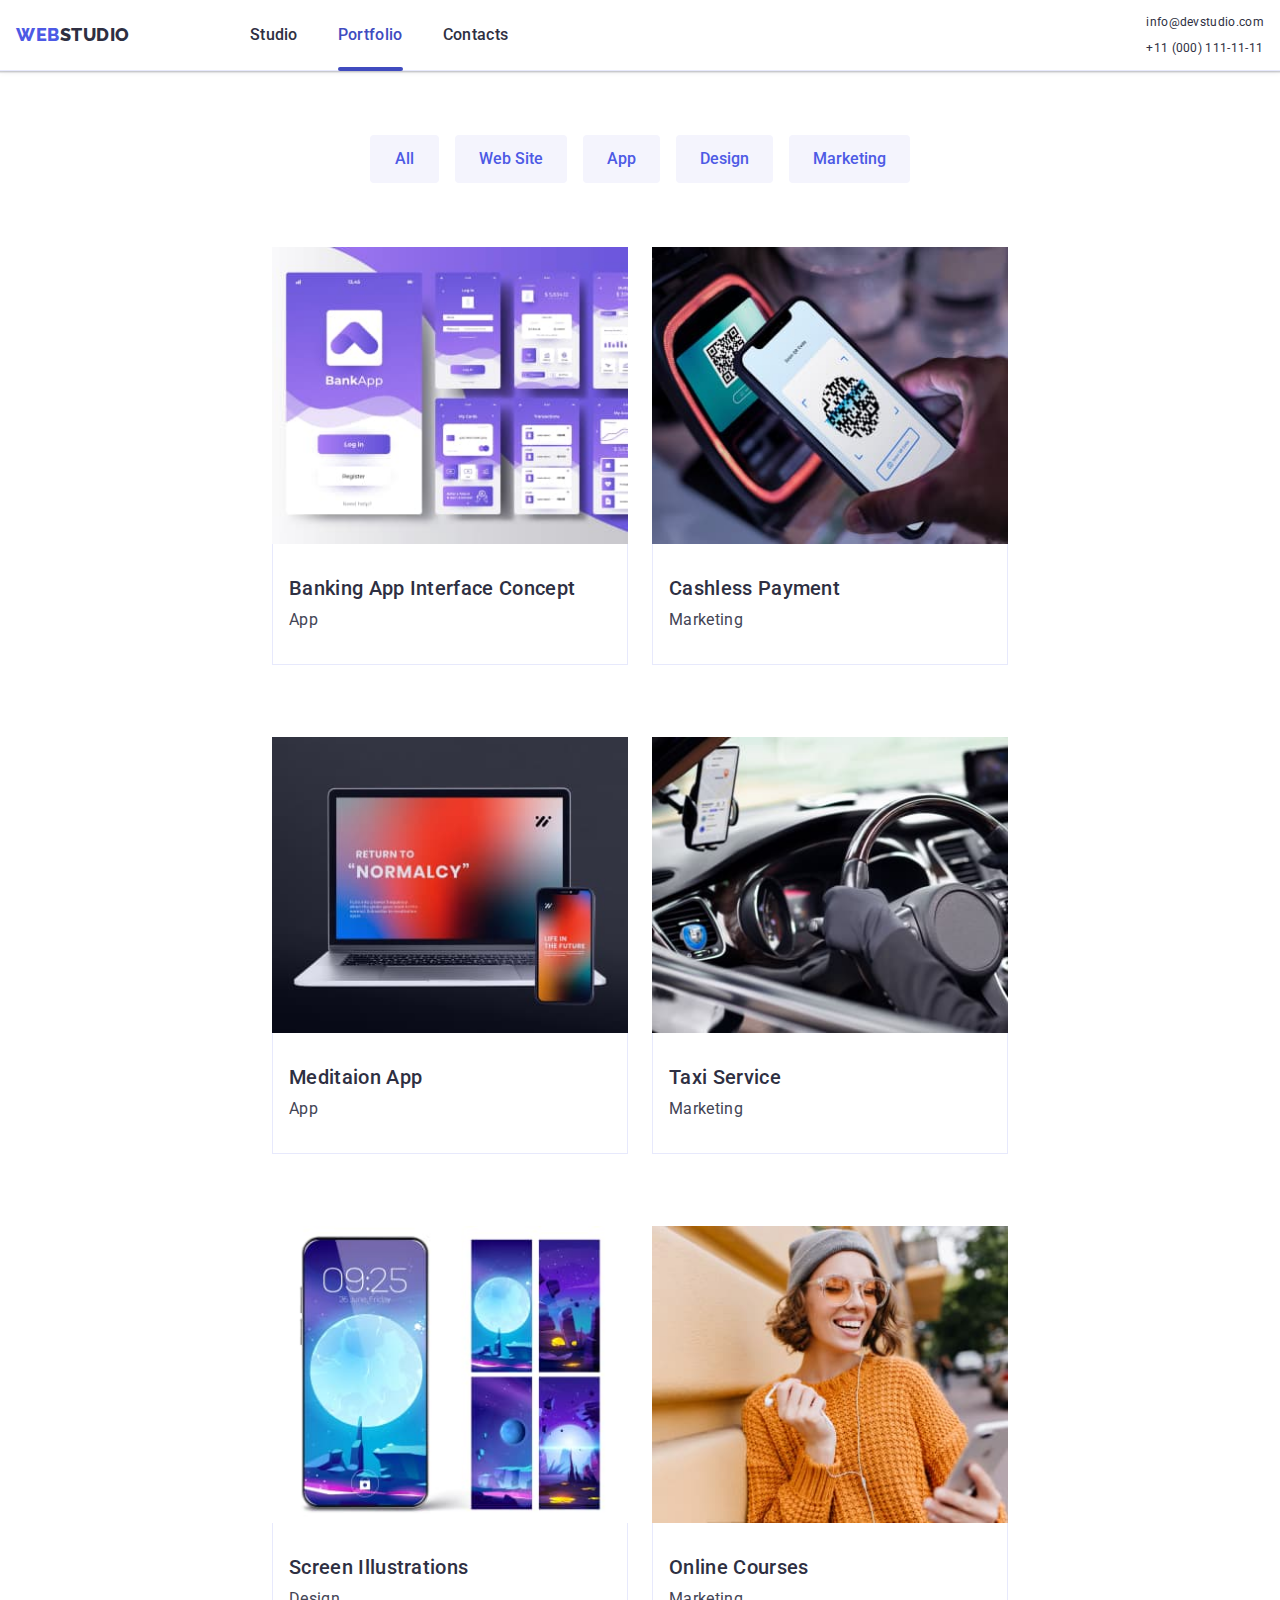
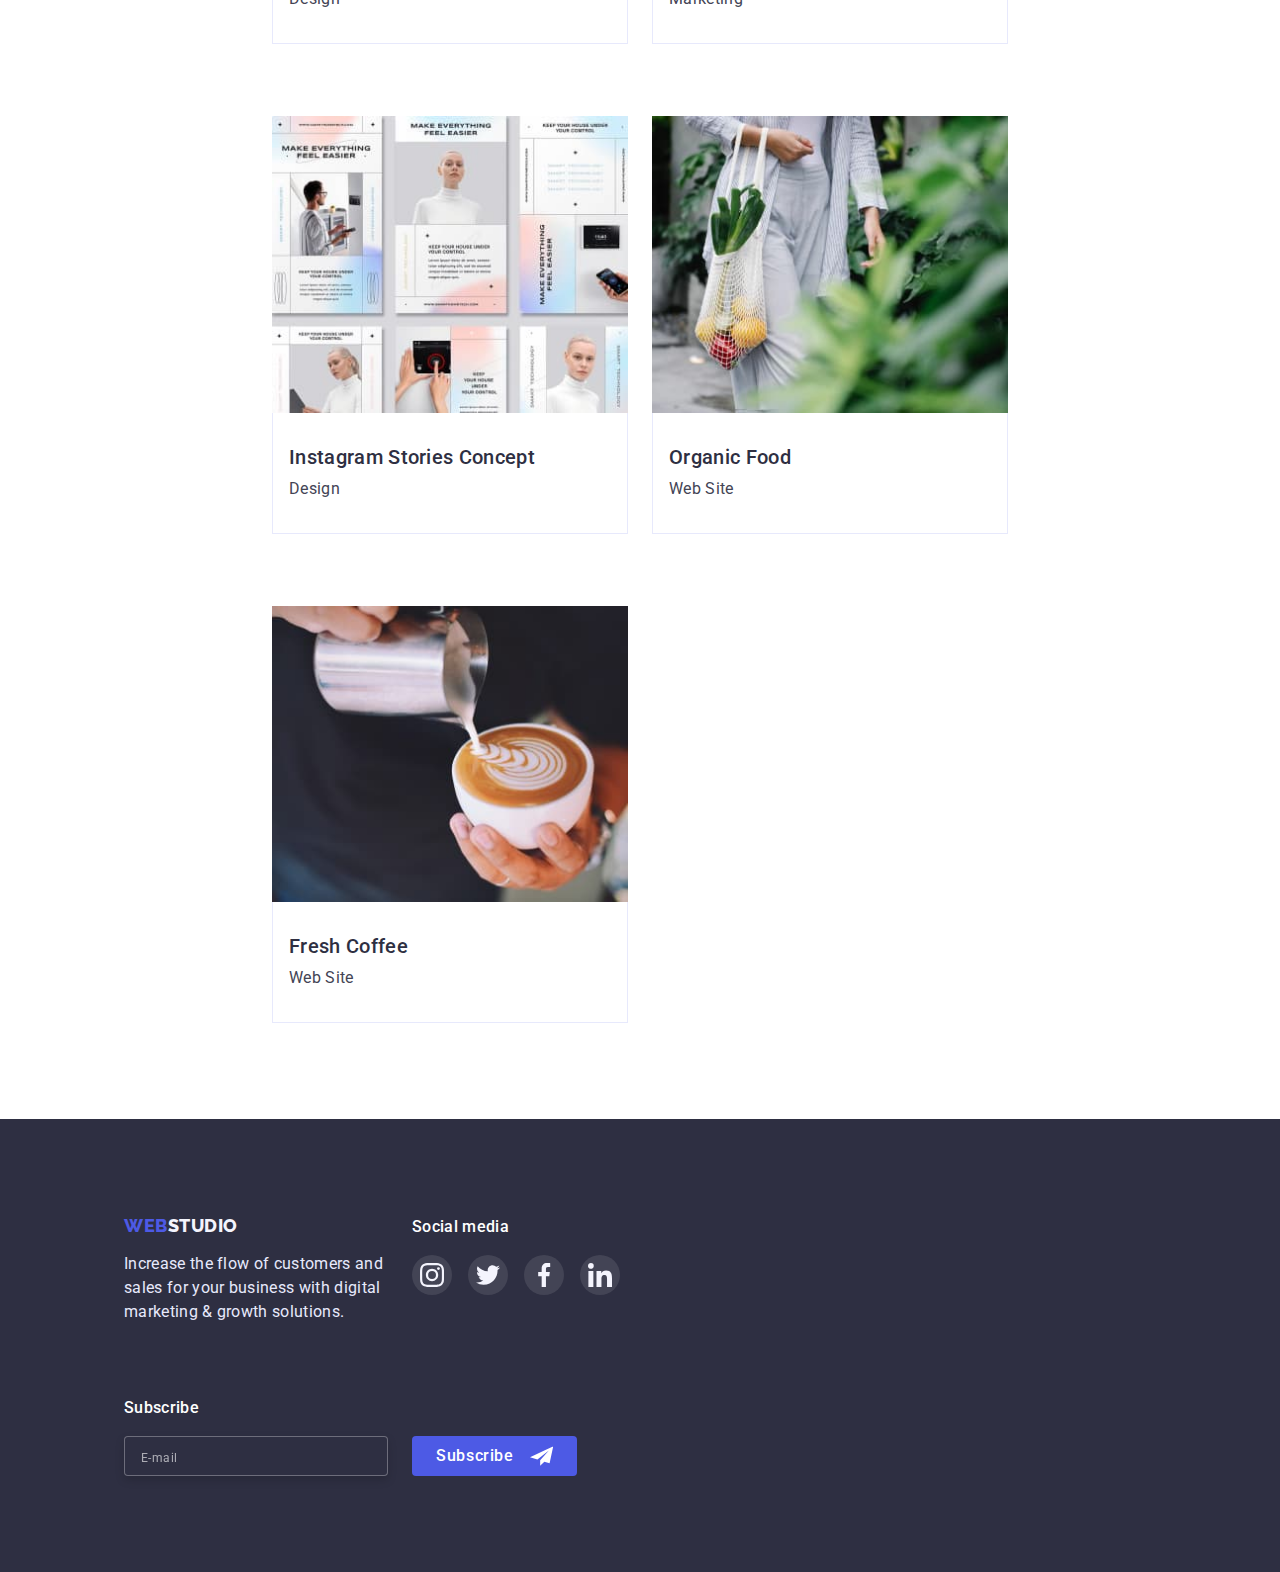
<file: portfolio.html>
<!DOCTYPE html>
<html lang="en">
<head>
    <meta charset="UTF-8">
    <meta http-equiv="X-UA-Compatible" content="IE=edge">
    <meta name="viewport" content="width=device-width, initial-scale=1.0">
    <title>Portfolio | WebStudio</title>
    <link rel="preconnect" href="https://fonts.googleapis.com">
    <link rel="preconnect" href="https://fonts.gstatic.com" crossorigin>
    <link href="https://fonts.googleapis.com/css2?family=Raleway:wght@700&family=Roboto:wght@400;500;700;900&display=swap" rel="stylesheet">
    <link rel="stylesheet" href="https://cdnjs.cloudflare.com/ajax/libs/modern-normalize/1.1.0/modern-normalize.min.css">
    <link rel="stylesheet" href="./css/styles.css">
    <link rel="stylesheet" href="./css/mobile.css">
    <link rel="stylesheet" href="./css/tablet.css">
    <link rel="stylesheet" href="./css/desktop.css">
</head>
<body>
    <header>
        <div class="container header">
            <nav class="site-nav">
                <a href="./index.html" class="logo link"><span class="logo-prefix">Web</span>Studio</a>
                <ul class="nav-options list">
                    <li class="nav-item"><a href="./index.html" class="link">Studio</a></li>
                    <li class="nav-item"><a href="./portfolio.html" class="current link">Portfolio</a></li>
                    <li class="nav-item"><a href="" class="link">Contacts</a></li>
                </ul>
            </nav>
            <ul class="contacts list">
                <li class="header-contact">
                    <a href="mailto:info@devstudio.com" class="link">info@devstudio.com</a>
                </li>
                <li class="header-contact">
                    <a href="tel:+380961111111" class="link">+11 (000) 111-11-11</a>
                </li>
            </ul>
        </div>
    </header>
    <main>
        <section class="portfolio-section">
            <div class="container">
                <h1 class="visually-hidden">Examples</h1>
                <ul class="filter list">
                    <li class="item">
                        <button type="button" class="filter-option"> All</button>
                    </li>
                    <li class="item">
                        <button type="button" class="filter-option">Web Site</button>
                    </li>
                    <li class="item">
                        <button type="button" class="filter-option">App</button>
                    </li>
                    <li class="item">
                        <button type="button" class="filter-option">Design</button>
                    </li>
                    <li class="item">
                        <button type="button" class="filter-option">Marketing</button>
                    </li>
                </ul>
                <ul class="projects list">
                    <li class="item">
                        <a href="#" class="link"> 
                            <div class="card-thumb">
                                <img src="./images/portfolio-page/portfolio-1.jpg" alt="App mockup" width="370"
                                height="294">
                                <div class="overlay">
                                    <p class="overlay-description">14 Stylish and User-Friendly App Design Concepts · Task Manager App · Calorie Tracker App · Exotic Fruit
                                        Ecommerce App ·
                                        Cloud Storage App
                                    </p>
                                </div>
                            </div>
                            <div class="card-content">
                                <h2 class="project-name">Banking App Interface Concept</h2>
                                <p class="project-type">App</p>
                            </div>
                        </a>
                    </li>
                    <li class="item">
                        <a href="#" class="link">
                            <div class="card-thumb">
                            <img src="./images/portfolio-page/portfolio-2.jpg" alt="Phone scanning QR code via Cashless Payment" width="360" height="300">
                             <div class="overlay">
                                    <p class="overlay-description">14 Stylish and User-Friendly App Design Concepts · Task Manager App · Calorie Tracker App · Exotic Fruit
                                        Ecommerce App ·
                                        Cloud Storage App
                                    </p>
                                </div>
                            </div>
                            <div class="card-content">
                                <h2 class="project-name">Cashless Payment</h2>
                                <p class="project-type">Marketing</p>
                            </div>
                        </a>
                    </li>
                    <li class="item">
                        <a href="#" class="link">
                            <div class="card-thumb">
                                <img src="./images/portfolio-page/portfolio-3.jpg" alt="Desktop and mobile view of the app" width="360" height="300">
                                 <div class="overlay">
                                    <p class="overlay-description">14 Stylish and User-Friendly App Design Concepts · Task Manager App · Calorie Tracker App · Exotic Fruit
                                        Ecommerce App ·
                                        Cloud Storage App
                                    </p>
                                </div>
                            </div>
                            <div class="card-content">
                                <h2 class="project-name">Meditaion App</h2>
                                <p class="project-type">App</p>
                            </div>
                        </a>
                    </li>
                    <li class="item">
                        <a href="#" class="link">
                            <div class="card-thumb">
                                <img src="./images/portfolio-page/portfolio-4.jpg" alt="Taxi driver using mobile app" width="360" height="300">
                                 <div class="overlay">
                                    <p class="overlay-description">14 Stylish and User-Friendly App Design Concepts · Task Manager App · Calorie Tracker App · Exotic Fruit
                                        Ecommerce App ·
                                        Cloud Storage App
                                    </p>
                                </div>
                            </div>
                            <div class="card-content">
                                <h2 class="project-name">Taxi Service</h2>
                                <p class="project-type">Marketing</p>
                            </div>
                        </a>
                    </li>
                    <li class="item">
                        <a href="#" class="link">
                            <div class="card-thumb">
                                <img src="./images/portfolio-page/portfolio-5.jpg" alt="Design of phone screen illustrations" width="360" height="300">
                                 <div class="overlay">
                                    <p class="overlay-description">14 Stylish and User-Friendly App Design Concepts · Task Manager App · Calorie Tracker App · Exotic Fruit
                                        Ecommerce App ·
                                        Cloud Storage App
                                    </p>
                                </div>
                            </div>
                            <div class="card-content">
                                <h2 class="project-name">Screen Illustrations</h2>
                                <p class="project-type">Design</p>
                            </div>
                        </a>
                    </li>
                    <li class="item">
                        <a href="#" class="link">
                            <div class="card-thumb">
                                <img src="./images/portfolio-page/portfolio-6.jpg" alt="A girl taking online course on the go" width="360" height="300">
                                 <div class="overlay">
                                    <p class="overlay-description">14 Stylish and User-Friendly App Design Concepts · Task Manager App · Calorie Tracker App · Exotic Fruit
                                        Ecommerce App ·
                                        Cloud Storage App
                                    </p>
                                </div>
                            </div>
                            <div class="card-content">
                                <h2 class="project-name">Online Courses</h2>
                                <p class="project-type">Marketing</p>
                            </div>
                        </a>
                    </li>
                    <li class="item">
                        <a href="#" class="link">
                            <div class="card-thumb">
                                <img src="./images/portfolio-page/portfolio-7.jpg" alt="Instagram stories mockup" width="360" height="300">
                                 <div class="overlay">
                                    <p class="overlay-description">14 Stylish and User-Friendly App Design Concepts · Task Manager App · Calorie Tracker App · Exotic Fruit
                                        Ecommerce App ·
                                        Cloud Storage App
                                    </p>
                                </div>
                            </div>
                            <div class="card-content">
                                <h2 class="project-name">Instagram Stories Concept</h2>
                                <p class="project-type">Design</p>
                            </div>
                        </a>
                    </li>
                    <li class="item">
                        <a href="#" class="link">
                            <div class="card-thumb">
                                <img src="./images/portfolio-page/portfolio-8.jpg" alt="Woman carrying fruits and vegetables" width="360" height="300">
                                 <div class="overlay">
                                    <p class="overlay-description">14 Stylish and User-Friendly App Design Concepts · Task Manager App · Calorie Tracker App · Exotic Fruit
                                        Ecommerce App ·
                                        Cloud Storage App
                                    </p>
                                </div>
                            </div>
                            <div class="card-content">
                                <h2 class="project-name">Organic Food</h2>
                                <p class="project-type">Web Site</p>
                            </div>
                        </a>
                    </li>
                    <li class="item">
                        <a href="#" class="link">
                            <div class="card-thumb">
                                <img src="./images/portfolio-page/portfolio-9.jpg" alt="Barista making coffee" width="360" height="300">
                                 <div class="overlay">
                                    <p class="overlay-description">14 Stylish and User-Friendly App Design Concepts · Task Manager App · Calorie Tracker App · Exotic Fruit
                                        Ecommerce App ·
                                        Cloud Storage App
                                    </p>
                                </div>
                            </div>
                            <div class="card-content">
                                <h2 class="project-name">Fresh Coffee</h2>
                                <p class="project-type">Web Site</p>
                            </div>
                        </a>
                    </li>
                </ul>
            </div>
        </section>
    </main>
    <footer class="footer">
        <div class="container">
            <div class="footer-info">
                <a href="./index.html" class="logo link"><span class="logo-prefix">Web</span>Studio</a>
                <p>Increase the flow of customers and sales for your business with digital marketing & growth solutions.</p>
            </div>
            <div class="join-networks">
                <p class="footer-heading">Social media</p>
                <ul class="list">
                    <li class="item">
                        <a href="/" class="link">
                            <svg class="icon" width="24" height="24">
                                <use href="./images/all-icons.svg#icon-instagram"></use>
                            </svg>
                        </a>
                    </li>
                    <li class="item">
                        <a href="/" class="link">
                            <svg class="icon" width="24" height="24">
                                <use href="./images/all-icons.svg#icon-twitter"></use>
                            </svg>
                        </a>
                    </li>
                    <li class="item">
                        <a href="/" class="link">
                            <svg class="icon" width="24" height="24">
                                <use href="./images/all-icons.svg#icon-facebook"></use>
                            </svg>
                        </a>
                    </li>
                    <li class="item">
                        <a href="/" class="link">
                            <svg class="icon" width="24" height="24">
                                <use href="./images/all-icons.svg#icon-linkedin"></use>
                            </svg>
                        </a>
                    </li>
                </ul>
            </div>
            <div class="newsletter">
                <p class="footer-heading">Subscribe</p>
                <form class="form">
                    <label for="footer-input" class="visually-hidden">Subscribe</label>
                    <input class="footer-input" type="email" name="email" placeholder="E-mail" id="footer-input">
                    <button class="subscribe-button" type="submit">
                        Subscribe
                        <svg width="24" height="24">
                            <use href="./images/all-icons.svg#telegram"></use>
                        </svg>
                    </button>
                </form>
            </div>
        </div>
    </footer>   
</body>
</html>
</file>
<file: css/styles.css>
:root {
    --standard-black: #000000;
    --primary-dark: #2E2F42;
    --secondary-text-color: #434455;
    --accent-color: #4D5AE5;
    --primary-white: #FFFFFF;
    --hero-ovrlay-color: rgba(46, 47, 66, 0.7);
    --backdrop: rgba(46, 47, 66, 0.4);
    --modal-background: #FCFCFC;
    --subtle: #E7E9FC;
    --transparent-white: rgba(255, 255, 255, 0.1);
    --icon-main: #8E8F99;
    --pressed-state: #404BBF;
    --light: #F4F4FD;
    --success: #31D0AA;
    --form-border: rgba(33, 33, 33, 0.2);
    --form-placeholder: rgba(117, 117, 117, 0.5);
    --footer-placeholder: rgba(255, 255, 255, 0.6);
    --footer-border: rgba(255, 255, 255, 0.3);

    --vertical-card-set-gap: 24px;

    --main-transition-dur-and-func: 250ms cubic-bezier(0.4, 0, 0.2, 1);
}

body {
    font-family: Roboto, sans-serif;
    letter-spacing: 0.02em;

    color: var(--primary-dark);
}

h1, h2, h3, p, ul, li {
    margin: 0px;
    padding: 0px;
}

button {
    border: none;
    border-radius: 4px;
}

img {
    display: block;
    max-width: 100%;
    height: auto;
}

.container {
    max-width: 100%;
    margin: 0 auto;
    padding: 0px 16px;    
}

.section {
    padding: 96px 0px; 
}

.section-heading {
    font-size: 36px;
    line-height: calc(40 / 36);
    text-align: center;
    margin-bottom: 72px;
    text-transform: capitalize;
}

.visually-hidden {
    position: absolute;
    white-space: nowrap;
    width: 1px;
    height: 1px;
    overflow: hidden;
    border: 0;
    padding: 0;
    clip: rect(0 0 0 0);
    clip-path: inset(50%);
    margin: -1px;
}

.list {
    list-style: none;
}

.link {
    text-decoration: none;

    color: inherit;
    transition: color var(--main-transition-dur-and-func);
}

.link:hover,
.link:focus {
    color: var(--pressed-state);
}

.close {
    position: absolute;
    top: 24px;
    right: 24px;

    display: flex;
    align-items: center;
    justify-content: center;
    width: 24px;
    height: 24px;

    border-radius: 50%;

    color: var(--standard-black);
    transition: background-color var(--main-transition-dur-and-func),
        border-color var(--main-transition-dur-and-func),
        color var(--main-transition-dur-and-func);
}

.close:hover,
.close:focus {
    color: var(--primary-white);
    background-color: var(--pressed-state);
    border-color: var(--pressed-state);
}

.is-hidden {
    visibility: hidden;
    pointer-events: none;
    opacity: 0;

    transition: opacity var(--main-transition-dur-and-func),
        visibility var(--main-transition-dur-and-func);
}

/* logo */

.logo {
    font-family: Raleway, sans-serif;
    font-weight: 800;
    font-size: 18px;
    line-height: calc(24 / 18);
    letter-spacing: 0.03em;
    text-transform: uppercase;
}

.site-nav .logo {
    color: var(--primary-dark)
}

.footer .logo {
    display: block;
    color: var(--light);
    line-height: calc(21 / 18);
}

.logo-prefix {
    color: var(--accent-color);
}

/* header */

header {
    border-bottom: 1px solid var(--subtle);
    box-shadow: 0px 2px 1px rgba(46, 47, 66, 0.08),
        0px 1px 1px rgba(46, 47, 66, 0.16),
        0px 1px 6px rgba(46, 47, 66, 0.08);
}

.header {
    display: flex;
    height: 70px;
    padding: 24px 16px;
    justify-content: space-between;
    align-items: center;
}

.nav-options,
.contacts {
    display: none;
}

.open-mob {
    display: flex;
    justify-content: center;
    align-items: center;
    padding: 0px;
    stroke: var(--primary-dark);
    background-color:transparent;
}

.mob-menu {
    position: fixed;
    top: 0;
    width: 100%;
    height: 100%;
    display: flex;
    flex-direction: column;
    padding: 80px 35px 40px 40px;

    background-color: var(--primary-white);
    overflow-y: auto;
}

.close-mob {
    border: 1px solid var(--subtle);

    background-color: transparent;
}

.mob-nav {
    display: flex;
    flex-direction: column;
    gap: 20px;
    margin-bottom: auto;
}

.mob-nav-item {
    font-weight: 700;
    font-size: 26px;
    line-height: calc(30 / 26);
    color: var(--primary-dark);
}

.current {
    color: var(--pressed-state);
}

.mob-header-tel {
    margin-bottom: 20px;

    font-weight: 700;
    font-size: 24px;
    line-height: calc(30 / 24);
    color: var(--accent-color);
}

.mob-header-mail {
    margin-bottom: 20px;

    font-weight: 500;
    font-size: 20px;
    line-height: calc(20 / 16);
    color: var(--secondary-text-color);
}

.mob-networks {
    display: flex;
    gap: 30px;
}

.mob-networks-item .link {
    width: 40px;
    height: 40px;
    display: flex;
    align-items: center;
    justify-content: center;

    color: var(--light);
    border-radius: 50%;
    background-color: var(--accent-color);
}

.mob-networks .icon {
    fill: currentColor;
}

/* hero */

.hero {
    margin: auto;
    padding: 90px 0px;

    background-color: var(--primary-dark);
    background-image: linear-gradient(to right,
            var(--hero-ovrlay-color),
            var(--hero-ovrlay-color)),
        url('../images/main-page/hero-mob-1x.jpg');
    background-repeat: no-repeat;
    background-size: cover;
}

@media (min-device-pixel-ratio: 2),
(min-resolution: 192dpi),
(min-resolution: 2dppx) {
    .hero {
        background-image: linear-gradient(to right,
                var(--hero-ovrlay-color),
                var(--hero-ovrlay-color)),
            url('../images/main-page/hero-mob-2x.jpg');
    }
}

.hero .container {
    text-align: center;
}

.hero-heading {
    margin: auto;
    margin-bottom: 72px;
    font-size: 30px;
    line-height: calc(36 / 30);
    max-width: 318px;

    color: var(--primary-white);
    text-transform: capitalize;
}

.hero-button {
    padding: 16px 32px;
    font-family: inherit;
    font-weight: 500;
    font-size: 16px;
    line-height: calc(24 / 16);
    align-items: center;
    text-align: center;
    letter-spacing: 0.04em;

    color: var(--primary-white);
    background-color: var(--accent-color);
    transition: background-color var(--main-transition-dur-and-func);
}

.hero-button:hover,
.hero-button:focus {
    background-color: var(--pressed-state);
}

/* advantages */

.advantages .list {
    display: flex;
    flex-wrap: wrap;
    gap: 72px;
}

.advantages .item {
    max-width: 356px;
    margin: auto;
}

.advantages-heading {
    margin-bottom: 8px;

    font-weight: 500;
    font-size: 36px;
    line-height: calc(40 / 36);
    text-align: center;

}

.advantages-text {
    font-weight: 500;
    font-size: 14px;
    line-height: calc(20 / 14);

    color: var(--secondary-text-color);
}

.advantages .icon-container {
    display: none;
}

/* what we do */

.what-we-do {
    display: none;
}

/* team */

.team {
    background-color: var(--light);
}

.team .container {
    max-width: 296px;
}

.team .list {
    display: flex;
    flex-wrap: wrap;
    gap: 72px;
    align-items: center;
}

.team-card {
    width: 264px;

    border-radius: 0px 0px 4px 4px;

    text-align: center;
    background-color: var(--primary-white);
    box-shadow: 0px 1px 6px rgba(46, 47, 66, 0.08), 0px 1px 1px rgba(46, 47, 66, 0.16), 0px 2px 1px rgba(46, 47, 66, 0.08);
}

.card-info {
    padding: 32px 16px;
}

.team-name {
    font-weight: 500;
    font-size: 20px;
    line-height: calc(24 / 20);
    margin-bottom: 8px;
}

.team-position {
    font-size: 16px;
    line-height: calc(24 / 16);
    margin-bottom: 8px;

    color: var(--secondary-text-color);
}

.social-networks .list {
    display: flex;
    flex-direction: row;
    gap: 24px;
}

.social-networks .link {
    width: 40px;
    height: 40px;
    display: flex;
    align-items: center;
    justify-content: center;

    color: var(--light);
    border-radius: 50%;
    background-color: var(--accent-color);
    transition: background-color var(--main-transition-dur-and-func);
}


.social-networks .icon {
    fill: currentColor;
}

.social-networks .link:hover,
.social-networks .link:focus {
    color: var(--light);
    background-color: var(--pressed-state);
}

/* clients */

.clients-container {
    max-width: 428px;
}

.clients {
    display: flex;
    justify-content: center;
    flex-wrap: wrap;
    gap: 72px 16px;
}

.clients .link {
    display: flex;
    justify-content: center;
    align-items: center;
    width: 190px;
    height: 88px;

    border: 1px solid var(--icon-main);
    border-radius: 4px;
    color: var(--icon-main);
    transition: border-color var(--main-transition-dur-and-func),
        color var(--main-transition-dur-and-func);
}

.clients .link:hover,
.clients .link:focus {
    border-color: var(--accent-color);
    color: var(--accent-color);
    outline-color: var(--accent-color);
}

.clients .icon {
    width: 110px;
    height: 56px;
    fill: currentColor;
}

/* projects */

.portfolio-section {
    padding: 48px 0px;
}

/* filters */

.filter {
    display: flex;
    flex-wrap: wrap;
    gap: 24px 16px;
    margin-bottom: 48px;
}

.filter-option {
    font-family: inherit;
    font-weight: 500;
    font-size: 16px;
    line-height: calc(24 / 16);
    padding: 8px 16px;
    min-width: 53px;

    color: var(--accent-color);
    background-color: var(--light);
    transition: color var(--main-transition-dur-and-func), background-color var(--main-transition-dur-and-func);
}

.filter-option:hover,
.filter-option:focus {
    color: var(--primary-white);
    background-color: var(--pressed-state);
}

/* project cards */

.projects {
    display: flex;
    flex-wrap: wrap;
    gap: 48px;
}

.card-content {
    padding: 32px 16px;
    border: 1px solid var(--subtle);
    border-top: 0px;
}

.project-name {
    margin-bottom: 8px;
    font-weight: 500;
    font-size: 20px;
    line-height: calc(24 / 20);
}

.project-type {
    font-size: 16px;
    line-height: calc(24 / 16);

    color: var(--secondary-text-color);
}

.projects .link {
    transition: box-shadow var(--main-transition-dur-and-func);
}

.projects .link:focus,
.projects .link:hover {
    display: block;

    color: inherit;
    box-shadow: 0px 1px 1px rgba(0, 0, 0, 0.12), 0px 4px 4px rgba(0, 0, 0, 0.06), 1px 4px 6px rgba(0, 0, 0, 0.16);
}

.overlay {
    display: none;
}

/* footer */

.footer {
    background-color: var(--primary-dark);
    padding: 96px 0px;
}

.footer .container {
    max-width: 350px;
    display: flex;
    flex-wrap: wrap;
    justify-content: center;
    gap: 72px;
}

.footer-info {
    display: flex;
    flex-wrap: wrap;
    max-width: 268px;
    margin:auto;
    justify-content: center;
    gap: 16px;

    font-size: 16px;
    line-height: calc(24 / 16);
    font-style: normal;
    color: var(--subtle);
}

.footer-heading {
    font-family: 'Roboto';
    font-size: 16px;
    font-weight: 500;
    line-height: calc(24 / 16);
    text-align: center;

    color: var(--primary-white);
}

.join-networks {
    display: flex;
    flex-direction: column;
    gap: 16px;
    margin: auto;
    justify-content: center;
}

.join-networks .list {
    display: flex;
    gap: 16px;
}

.join-networks .link {
    width: 40px;
    height: 40px;
    display: flex;
    align-items: center;
    justify-content: center;

    color: var(--light);
    border-radius: 50%;
    background: var(--transparent-white);
    transition: background-color var(--main-transition-dur-and-func);
}

.join-networks .icon {
    fill: currentColor;
}

.join-networks .link:hover,
.join-networks .link:focus {
    background-color: var(--success);
}

.newsletter {
   display: flex;
   flex-direction: column;
   gap: 16px;
}

.footer .form {
    display: flex;
    flex-direction: column;
    align-items: center;
    gap: 16px;
    margin: auto;
}


.footer-input {
    width: 290px;
    height: 40px;
    padding: 8px 16px;

    border: 1px solid var(--footer-border);
    border-radius: 4px;
    outline: none;

    background-color: var(--primary-dark);
    color: var(--light);
    filter: drop-shadow(0px 4px 4px rgba(0, 0, 0, 0.15));
    transition: border var(--main-transition-dur-and-func);
}

.footer-input::placeholder {
    font-size: 12px;
    line-height: calc(24 / 12);
    letter-spacing: 0.04em;
    color: var(--footer-placeholder);
}

.footer-input:focus {
    border: 1px solid var(--accent-color);
}

.subscribe-button {
    display: flex;
    justify-content: center;
    align-items: center;
    padding: 8px 24px;
    gap: 16px;
    max-width: 165px;

    font-weight: 500;
    font-size: 16px;
    line-height: calc(24 / 16);
    letter-spacing: 0.04em;
    color: var(--primary-white);
    background-color: var(--accent-color);
    border-radius: 4px;
    transition: background-color var(--main-transition-dur-and-func);
}

.subscribe-button:focus,
.subscribe-button:hover {
    background-color: var(--pressed-state);
}

/* backdrop and modal */

.backdrop {
    position: fixed;
    top: 0;
    left: 0;

    width: 100%;
    height: 100%;

    background-color: var(--backdrop);
    transition: opacity var(--main-transition-dur-and-func);
    overflow-y: auto;
}

.modal {
    position: absolute;
    top: 50%;
    left: 50%;
    transform: translate(-50%, -50%);

    max-width: 392px;
    width: 100%;
    min-height: 586px;
    padding: 72px 16px 24px 16px;

    border-radius: 4px;

    background-color: var(--modal-background);
    box-shadow: 0px 1px 1px rgba(0, 0, 0, 0.14), 0px 1px 3px rgba(0, 0, 0, 0.12), 0px 2px 1px rgba(0, 0, 0, 0.2);
   
}

.modal-close {
    border: 1px solid rgba(0, 0, 0, 0.1);
    border-radius: 50%;

    background-color: var(--subtle);
}

.modal .icon {
    fill: currentColor;
}

.modal-close:hover,
.modal-close:focus {
    color: var(--primary-white);
    background-color: var(--pressed-state);
    border-color: var(--pressed-state);
}

.modal-heading {
    margin-bottom: 16px;

    text-align: center;
    font-weight: 500;
    font-size: 16px;
    line-height: calc(24 / 16);
    color: var(--primary-dark);
}

.form-field {
    display: flex;
    flex-direction: column;
    width: 100%;

    margin-bottom: 8px;
}

.label-text {
    margin-bottom: 4px;

    font-size: 12px;
    line-height: calc(14 /12);
    letter-spacing: 0.01em;
    color: var(--icon-main);
}

.form-comment {
    margin-bottom: 18px;
}

.form-comment-area,
.form-input {
    max-width: 360px;
    width: 100%;
    height: 40px;
    padding: 8px 38px;

    border: 1px solid var(--form-border);
    border-radius: 4px;
    outline: none;
    transition: border-color var(--main-transition-dur-and-func);
}

.form-comment-area {
    resize: none;
    height: 120px;

    padding: 8px 16px;
}

.form-comment-area::placeholder {
    font-size: 12px;
    line-height: calc(14 / 12);
    letter-spacing: 0.04em;

    color: var(--form-placeholder);
}

.form-input:focus,
.form-comment-area:focus {
    border: 1px solid var(--accent-color);
}

.input-with-icon {
    position: relative;

}

.form-field .icon {
    position: absolute;
    top: 50%;
    left: 16px;

    transform: translateY(-50%);
    transition: fill var(--main-transition-dur-and-func);
}

.form-field:focus-within .icon {
    fill: var(--accent-color);
}

/* ==================Checkbox states=================*/

.checkbox-icon {
    width: 16px;
    height: 16px;
    display: flex;
    align-items: center;
    justify-content: center;

    border: 1.25px solid var(--primary-dark);
    border-radius: 2px;

    background-color: var(--primary-white);
    fill: transparent;
    transition: border var(--main-transition-dur-and-func),
        fill var(--main-transition-dur-and-func),
        background var(--main-transition-dur-and-func);
}

.checkbox:checked~.checkbox-icon {
    border: 1.25px solid var(--pressed-state);

    background-color: var(--pressed-state);
    fill: var(--light);
}

.checkbox:focus:checked~.checkbox-icon {
    border: 1.25px solid var(--pressed-state);

    background-color: var(--pressed-state);
    fill: var(--light);
}

.checkbox:focus~.checkbox-icon {
    border: 1.25px solid var(--pressed-state);

    fill: transparent;
}

.checkbox:disabled~.checkbox-icon {
    border: 1.25px solid var(--form-border);

    fill: transparent;
}

.checkbox:checked:disabled~.checkbox-icon {
    border: 1.25px solid var(--form-border);

    background-color: var(--form-border);
    fill: var(--light);
}

/*===================================================*/

.legal-agreement {
    display: flex;
    flex-direction: row;
    justify-items: center;

    margin-bottom: 24px;
}

.legal-agreement .label-text {
    margin-left: 8px;
}

.policy-link {
    color: var(--accent-color);
}

.modal-send {
    display: block;
    min-width: 169px;
    margin: auto;
    padding: 16px 32px;

    font-weight: 500;
    font-size: 16px;
    line-height: calc(24 / 16);
    letter-spacing: 0.04em;
    color: var(--primary-white);
    text-align: center;
    background-color: var(--accent-color);
    box-shadow: 0px 4px 4px rgba(0, 0, 0, 0.15);
    transition: background-color var(--main-transition-dur-and-func);
}

.modal-send:hover,
.modal-send:focus {
    background-color: var(--pressed-state);
}
</file>
<file: css/mobile.css>
@media screen and (min-width: 480px) {

    .container {
        max-width: 428px;
    }

    /* header */

    .header {
        max-width: 100%;
    }

    .mob-nav {
        gap: 40px;
    }

    .mob-nav-item {
        font-weight: 700;
        font-size: 36px;
        line-height: calc(40 / 36);
        color: var(--primary-dark);
    }

    .current {
        color: var(--pressed-state);
    }

    .mob-header-tel {
        margin-bottom: 40px;

        font-weight: 700;
        font-size: 36px;
        line-height: calc(40 / 36);
        color: var(--accent-color);
    }

    .mob-header-mail {
        margin-bottom: 48px;

        font-weight: 500;
        font-size: 20px;
        line-height: calc(24 / 20);
        color: var(--secondary-text-color);
    }

    .mob-networks {
        display: flex;
        gap: 56px;
    }

    .mob-networks-item .link {
        width: 40px;
        height: 40px;
        display: flex;
        align-items: center;
        justify-content: center;

        color: var(--light);
        border-radius: 50%;
        background-color: var(--accent-color);
    }

    /* hero */

    .hero {
        padding: 112px 0px;
    }

    .hero-heading {
        font-size: 36px;
        line-height: calc(40 / 36);
    }

    /* Advantages */

    .advantages-text {
        font-size: 16px;
        line-height: calc(24 / 16);
    }

    /* footer */

    .footer-input {
        width: 398px;
    }

    
}
</file>
<file: css/tablet.css>
@media screen and (min-width: 768px) {

    .container {
        max-width: 768px;
    }

    /* logo */

    .site-nav .logo {
        margin-right: 120px;
    }

    /* header */

    .container.header {
        max-width: 100%;
        justify-content: unset;
    }

    .open-mob,
    .mob-menu {
        display: none;
    }

    .header,
    .site-nav,
    .nav-options,
    .contacts {
        display: flex;
    }

    .header,
    .site-nav {
        align-items: center;
    }

    .site-nav {
        margin-right: auto;
    }

    .nav-item {
        font-weight: 500;
    }

    .nav-item .link {
        display: block;
        position: relative;

        padding-top: 24px;
        padding-bottom: 24px;
    }

    .nav-options {
        gap: 40px;
    }

    .contacts {
        flex-direction: column;
        gap: 12px;
    }

    .nav-item {
        font-size: 16px;
        line-height: calc(24 / 16);
    }

    .header-contact {
        font-size: 12px;
        line-height: calc(14 / 12);
    }

    .current {
        color: var(--pressed-state)
    }

    .current::after {
        display: block;
        position: absolute;
        content: "";

        left: 0;
        bottom: 0;
        width: 100%;

        height: 4px;
        border-radius: 2px;
        background-color: var(--pressed-state);
    }

    /* hero */

    .hero {
        background-image: linear-gradient(to right,
                var(--hero-ovrlay-color),
                var(--hero-ovrlay-color)),
            url('../images/main-page/hero-tab-1x.jpg');
    }

    @media (min-device-pixel-ratio: 2),
    (min-resolution: 192dpi),
    (min-resolution: 2dppx) {
        .hero {
        background-image: linear-gradient(to right,
                var(--hero-ovrlay-color),
                var(--hero-ovrlay-color)),
            url('../images/main-page/hero-tab-2x.jpg');
    }
    }

    .hero-heading {
        margin-bottom: 36px;
        font-size: 56px;
        line-height: calc(60 / 56);
        max-width: 494px;
    }

    /* advantages */

    .advantages .list {
        display: flex;
        flex-wrap: wrap;
        gap: 72px 24px;
    }

    .advantages .item {
        width: 356px;
        flex-basis: calc((100% - 24px) / 2);
    }

    .advantages-heading {
        font-size: 36px;
        line-height: calc(40 / 36);
        text-align: left;
    }

    .advantages-text {
        font-weight: 500;
        font-size: 16px;
        line-height: calc(24 / 16);

        color: var(--secondary-text-color);
    }

    .advantages .icon-container {
        display: none;
    }

   /* team */

   .team .container {
       max-width: 584px;
   }

   .team .list {
       gap: 72px 24px;
   }

   /* clients */

   .clients {
    gap: 72px 24px;
   }

   .clients .link {
       width: 168px;
   }

   .clients .icon {
       width: 104px;
       height: 56px;
       fill: currentColor;
   }

   /* projects */

   .portfolio-section {
       padding: 64px 0px 96px 0px;
   }

    /* filters */

    .filter {
        gap: 24px 16px;
        margin-bottom: 64px;
        justify-content: center;
    }

    .filter-option {
        padding: 12px 24px;
        min-width: 69px;

        transition: box-shadow var(--main-transition-dur-and-func);
    }

    .filter-option:hover,
    .filter-option:focus {
        box-shadow: 0px 3px 1px rgba(0, 0, 0, 0.1),
        0px 2px 1px rgba(0, 0, 0, 0.08),
        0px 2px 2px rgba(0, 0, 0, 0.12);    
    }

    /* project cards */

    .projects {
        gap: 72px 24px;
    }

    .projects .item {
        flex-basis: calc((100% - 24px) / 2);
    }

   /* footer */

   .footer .container {
        max-width: 584px;
        display: flex;
        flex-direction: row;
        flex-wrap: wrap;
        justify-content: left;
        gap: 72px 24px;
        margin: 0px 108px;
        padding: 0px 16px;
        
   }

   .footer-heading {
       text-align: left;
   }

   .footer-info {
       max-width: 264px;
       margin: 0px;
       justify-content: left;
   }

   .join-networks {
    margin: 0px;
    justify-content: left;
   }

   .newsletter {
    margin: 0px;
   }

   .footer .form {
       flex-direction: row;
       gap: 24px;
       margin: 0px;
   }

   .footer-input {
       width: 264px;
       margin: 0px;
   }

   /* modal */

   .modal {
        max-width: 408px;
        padding: 72px 24px 24px 24px;
   }



}
</file>
<file: css/desktop.css>
@media screen and (min-width: 1440px) {

    .container {
        max-width: 1160px;
    }

    .section {
        padding: 120px 0px;
    }

    /* header */

        .container.header {
            max-width: 1160px;
        }

    .contacts {
        flex-direction: row;
        gap: 40px;
    }

    .header-contact {
        font-size: 16px;
        line-height: calc(24 / 16);
    }

    /* hero */

    .hero {
        max-width: 1440px;

        background-image: linear-gradient(to right,
                var(--hero-ovrlay-color),
                var(--hero-ovrlay-color)),
            url('../images/main-page/hero-dsk-1x.jpg');
    }

    @media (min-device-pixel-ratio: 2),
    (min-resolution: 192dpi),
    (min-resolution: 2dppx) {
        .hero {
            background-image: linear-gradient(to right,
                    var(--hero-ovrlay-color),
                    var(--hero-ovrlay-color)),
                url('../images/main-page/hero-dsk-2x.jpg');
        }
    }

    .hero-heading {
        margin-bottom: 48px;
    }

    /* advantages */

    .advantages {
        padding-bottom: 0px;
    }

    .advantages .list {
        display: flex;
        gap: 24px;
    }


    .advantages .item {
        margin: 0;
        width: 264px;
        flex-basis: calc((100% - 3 * 24px) / 4);
    }

    .advantages-heading {
        font-weight: 500;
        font-size: 20px;
        line-height: calc(24 / 20);
        margin-bottom: 8px;
    }

    .advantages-text {
        font-weight: 400;
        font-size: 16px;
        line-height: calc(24 / 16);
    }

    .advantages .icon-container {
        display: flex;
        align-items: center;
        justify-content: center;
        width: 100%;
        height: 120px;
        border-radius: 4px;
        margin-bottom: 8px;

        background-color: var(--light);
    }

    /* what we do */

    .what-we-do {
        display: block;
    }

    .what-we-do .list {
        display: flex;
        gap: 24px;
    }
 
    .what-we-do .item {
        flex-basis: calc((100% - 2 * 24px) / 3);
    } 

    /* team */

    .team .container {
        max-width: 1160px;
        margin: auto;
    }

    /* projects */

    .portfolio-section {
        padding: 100px 156px 120px 156px;
    }

    /* filters */

    .filter {
        margin-bottom: 72px;
    }

    /* project cards */

    .projects {
        gap: 48px 24px;
    }

    .projects .item {
        flex-basis: calc((100% - 2 * var(--vertical-card-set-gap)) / 3);
    }

    .card-thumb {
        position: relative;
        overflow: hidden;
    }

    .overlay {
        display: unset;
        position: absolute;
        top: 0;
        left: 0;
        transform: translatey(101%);

        width: 100%;
        height: 100%;
        padding: 40px 32px;

        background-color: var(--accent-color);
        transition: var(--main-transition-dur-and-func);
    }

    .overlay-description {
        font-size: 16px;
        line-height: calc(24 / 16);
        color: var(--light);
    }

    .projects .link:hover .overlay,
    .projects .link:focus .overlay {
        transform: translatey(0);
    }

    /* footer */

    .footer {
        padding: 100px 0px;
    }

    .footer .container {
        max-width: 1160px;
        margin: auto;
        gap: 0px;
    }

    .footer-info {
        margin-right: 120px;
    }

    .join-networks {
        margin-right: 80px;
    }
    
    .footer .form {
        display: flex;
        flex-direction: row;
    }

    /* modal */
    
    .form-comment {
        margin-bottom: 18px;
    }
    
}
</file>
